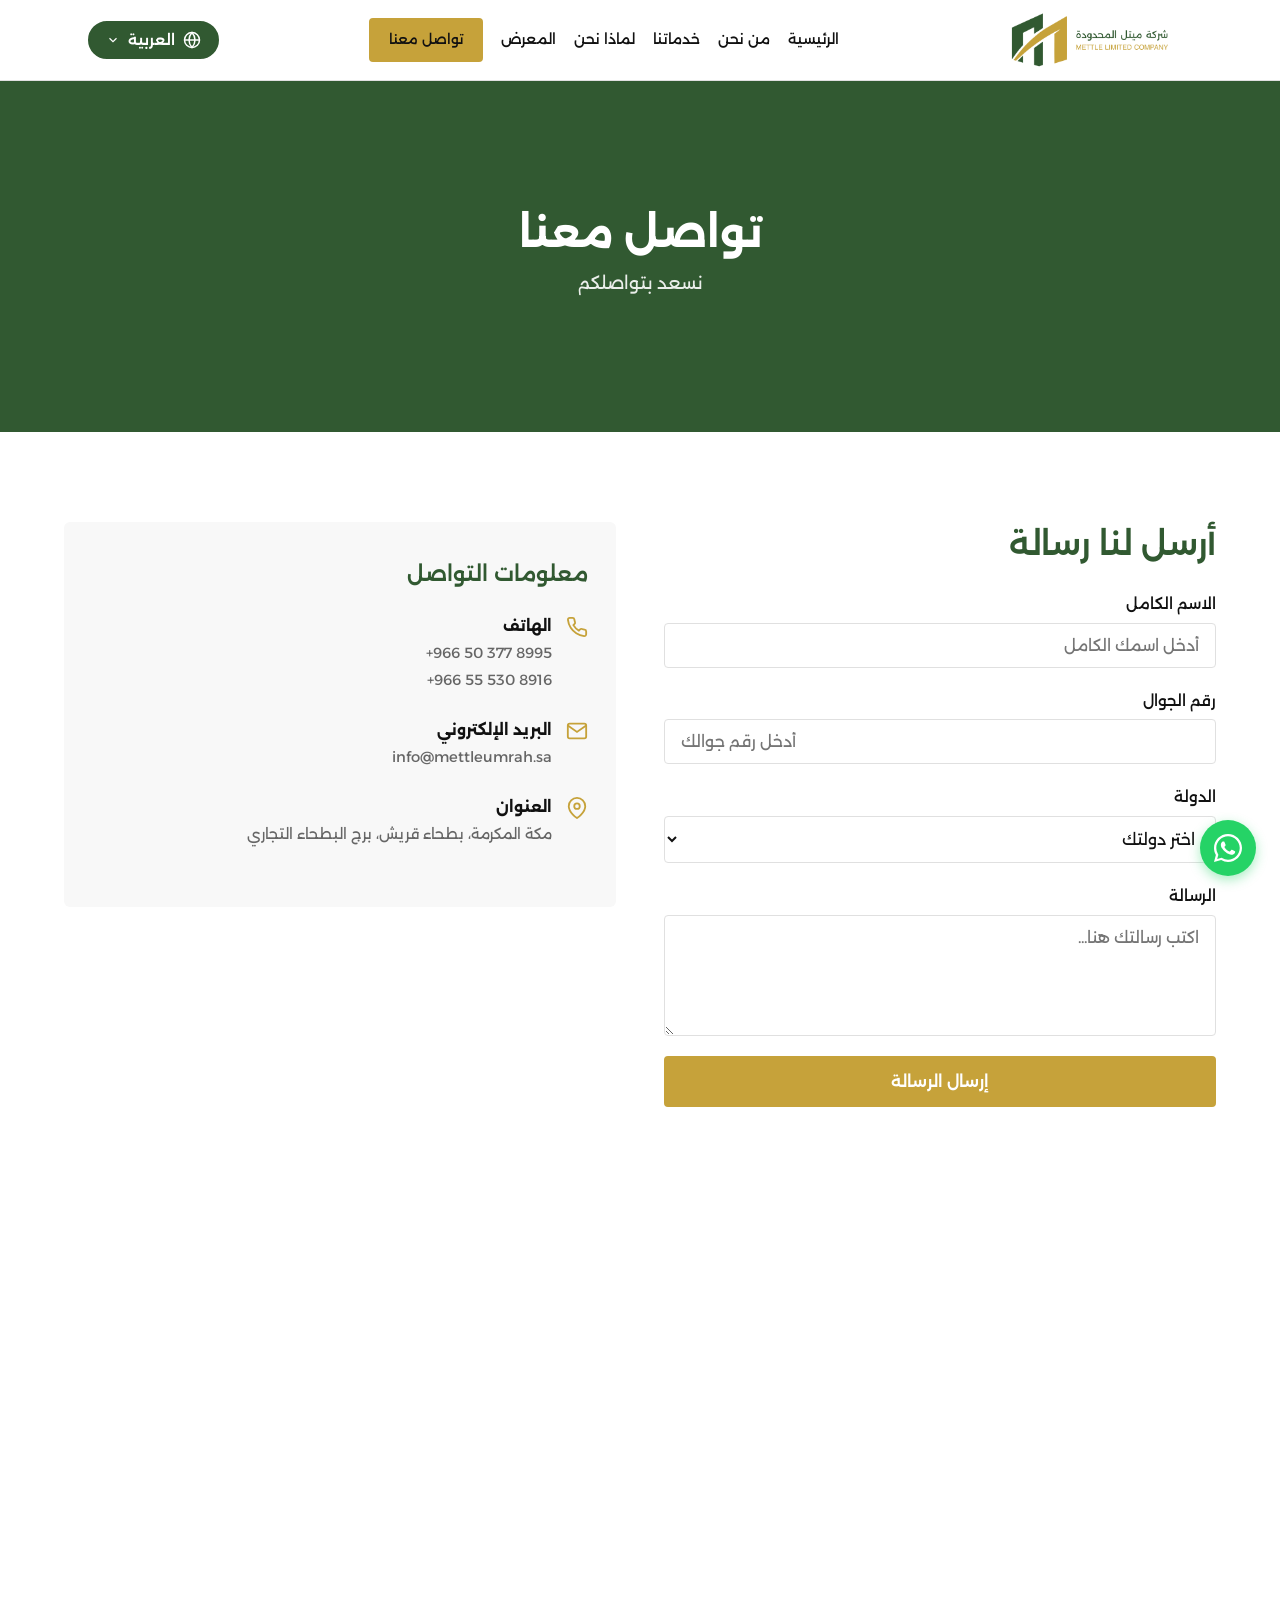
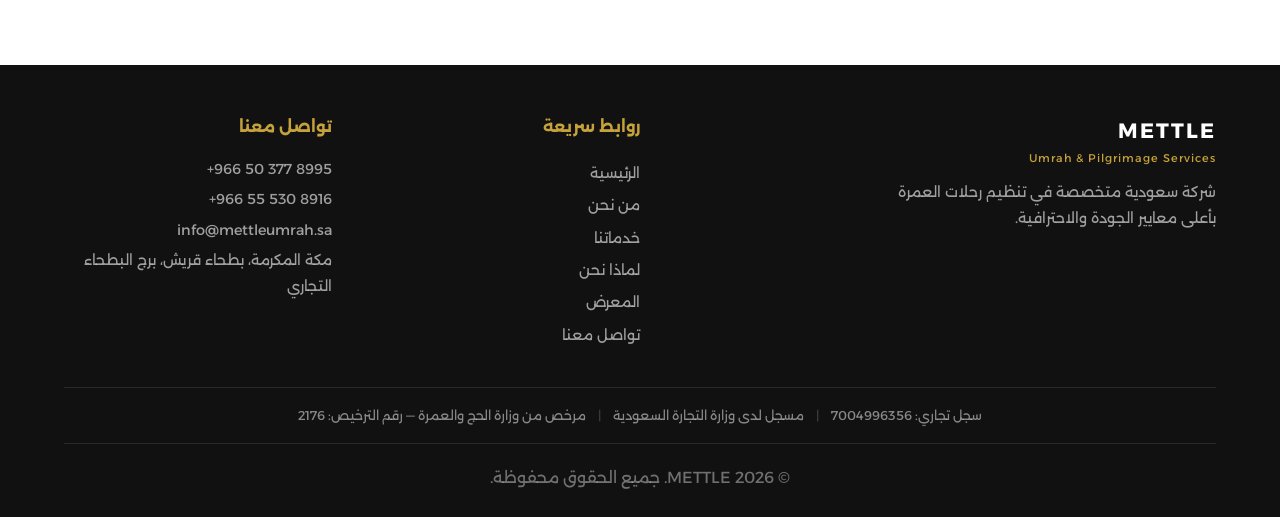
<file: contact.html>
<!DOCTYPE html>
<html lang="ar" dir="rtl">
<head>
  <meta charset="UTF-8">
  <meta name="viewport" content="width=device-width, initial-scale=1.0">
  <meta name="description" content="تواصل مع METTLE لخدمات العمرة - نسعد بتواصلكم واستفساراتكم.">
  <title>تواصل معنا | METTLE</title>
  <link rel="canonical" href="https://mettleumrah.sa/contact.html">
  <link rel="stylesheet" href="css/style.css">
</head>
<body dir="rtl" class="lang-ar">

  <!-- ══════ NAVBAR ══════ -->
  <nav class="navbar">
    <div class="container">
      <a href="index.html" class="navbar-logo">
        <img src="images/logo.png" alt="METTLE Logo" onerror="this.classList.add('logo-hidden')">
      </a>
      <div class="nav-links">
        <a href="index.html" data-page="index.html" data-i18n="navHome">الرئيسية</a>
        <a href="about.html" data-page="about.html" data-i18n="navAbout">من نحن</a>
        <a href="services.html" data-page="services.html" data-i18n="navServices">خدماتنا</a>
        <a href="why-us.html" data-page="why-us.html" data-i18n="navWhyUs">لماذا نحن</a>
        <a href="gallery.html" data-page="gallery.html" data-i18n="navGallery">المعرض</a>
        <a href="contact.html" class="btn btn-gold nav-cta" data-page="contact.html" data-i18n="navCta">تواصل معنا</a>
      </div>
      <div class="nav-actions">
        <div class="lang-selector">
          <button class="lang-btn">
            <svg viewBox="0 0 24 24" fill="none" stroke="currentColor" stroke-width="2"><circle cx="12" cy="12" r="10"/><path d="M2 12h20M12 2a15.3 15.3 0 0 1 4 10 15.3 15.3 0 0 1-4 10 15.3 15.3 0 0 1-4-10 15.3 15.3 0 0 1 4-10z"/></svg>
            <span class="lang-btn-text">العربية</span>
            <svg class="lang-arrow" viewBox="0 0 24 24" fill="none" stroke="currentColor" stroke-width="2"><polyline points="6 9 12 15 18 9"/></svg>
          </button>
          <div class="lang-dropdown">
            <a href="#" data-lang="ar">العربية</a>
            <a href="#" data-lang="en">English</a>
            <a href="#" data-lang="ur">اردو</a>
            <a href="#" data-lang="id">Bahasa Indonesia</a>
            <a href="#" data-lang="tr">Türkçe</a>
            <a href="#" data-lang="fr">Français</a>
            <a href="#" data-lang="hi">हिन्दी</a>
          </div>
        </div>
        <button class="hamburger" aria-label="Menu">
          <span></span><span></span><span></span>
        </button>
      </div>
    </div>
  </nav>

  <!-- ══════ PAGE HERO ══════ -->
  <section class="page-hero">
    <div class="page-hero-bg" style="background-color: var(--green);"></div>
    <div class="page-hero-content">
      <h1 data-i18n="contactPageTitle">تواصل معنا</h1>
      <p data-i18n="contactPageSubtitle">نسعد بتواصلكم</p>
    </div>
  </section>

  <!-- ══════ CONTACT CONTENT ══════ -->
  <section class="section">
    <div class="container">
      <div class="contact-wrapper">
        <!-- Form -->
        <div>
          <h2 style="color: var(--green); margin-bottom: 24px;" data-i18n="contactFormTitle">أرسل لنا رسالة</h2>
          <form id="contactForm" class="contact-form">
            <div class="form-group">
              <label for="name" data-i18n="formName">الاسم الكامل</label>
              <input type="text" id="name" name="name" required data-i18n-placeholder="formNamePlaceholder" placeholder="أدخل اسمك الكامل">
            </div>
            <div class="form-group">
              <label for="phone" data-i18n="formPhone">رقم الجوال</label>
              <input type="tel" id="phone" name="phone" required data-i18n-placeholder="formPhonePlaceholder" placeholder="أدخل رقم جوالك">
            </div>
            <div class="form-group">
              <label for="country" data-i18n="formCountry">الدولة</label>
              <select id="country" name="country" required>
                <option value="" data-i18n="formCountryPlaceholder">اختر دولتك</option>
                <option value="SA">السعودية / Saudi Arabia</option>
                <option value="AE">الإمارات / UAE</option>
                <option value="KW">الكويت / Kuwait</option>
                <option value="BH">البحرين / Bahrain</option>
                <option value="QA">قطر / Qatar</option>
                <option value="OM">عمان / Oman</option>
                <option value="EG">مصر / Egypt</option>
                <option value="JO">الأردن / Jordan</option>
                <option value="IQ">العراق / Iraq</option>
                <option value="SY">سوريا / Syria</option>
                <option value="LB">لبنان / Lebanon</option>
                <option value="PS">فلسطين / Palestine</option>
                <option value="YE">اليمن / Yemen</option>
                <option value="LY">ليبيا / Libya</option>
                <option value="TN">تونس / Tunisia</option>
                <option value="DZ">الجزائر / Algeria</option>
                <option value="MA">المغرب / Morocco</option>
                <option value="SD">السودان / Sudan</option>
                <option value="PK">باكستان / Pakistan</option>
                <option value="IN">الهند / India</option>
                <option value="BD">بنغلاديش / Bangladesh</option>
                <option value="ID">إندونيسيا / Indonesia</option>
                <option value="MY">ماليزيا / Malaysia</option>
                <option value="TR">تركيا / Turkey</option>
                <option value="GB">بريطانيا / United Kingdom</option>
                <option value="US">أمريكا / United States</option>
                <option value="CA">كندا / Canada</option>
                <option value="AU">أستراليا / Australia</option>
                <option value="DE">ألمانيا / Germany</option>
                <option value="FR">فرنسا / France</option>
                <option value="NG">نيجيريا / Nigeria</option>
                <option value="ZA">جنوب أفريقيا / South Africa</option>
                <option value="OTHER">أخرى / Other</option>
              </select>
            </div>
            <div class="form-group">
              <label for="message" data-i18n="formMessage">الرسالة</label>
              <textarea id="message" name="message" rows="5" required data-i18n-placeholder="formMessagePlaceholder" placeholder="اكتب رسالتك هنا..."></textarea>
            </div>
            <button type="submit" class="btn btn-gold" data-i18n="formSubmit">إرسال الرسالة</button>
          </form>
        </div>

        <!-- Contact Info -->
        <div class="contact-info">
          <h3 data-i18n="contactInfoTitle">معلومات التواصل</h3>

          <div class="contact-info-item">
            <svg viewBox="0 0 24 24" fill="none" stroke="currentColor" stroke-width="2"><path d="M22 16.92v3a2 2 0 0 1-2.18 2 19.79 19.79 0 0 1-8.63-3.07 19.5 19.5 0 0 1-6-6 19.79 19.79 0 0 1-3.07-8.67A2 2 0 0 1 4.11 2h3a2 2 0 0 1 2 1.72 12.84 12.84 0 0 0 .7 2.81 2 2 0 0 1-.45 2.11L8.09 9.91a16 16 0 0 0 6 6l1.27-1.27a2 2 0 0 1 2.11-.45 12.84 12.84 0 0 0 2.81.7A2 2 0 0 1 22 16.92z"/></svg>
            <div>
              <strong data-i18n="contactPhoneLabel">الهاتف</strong>
              <a href="tel:+966503778995" dir="ltr">+966 50 377 8995</a>
              <a href="tel:+966555308916" dir="ltr">+966 55 530 8916</a>
            </div>
          </div>

          <div class="contact-info-item">
            <svg viewBox="0 0 24 24" fill="none" stroke="currentColor" stroke-width="2"><path d="M4 4h16c1.1 0 2 .9 2 2v12c0 1.1-.9 2-2 2H4c-1.1 0-2-.9-2-2V6c0-1.1.9-2 2-2z"/><polyline points="22,6 12,13 2,6"/></svg>
            <div>
              <strong data-i18n="contactEmailLabel">البريد الإلكتروني</strong>
              <a href="mailto:info@mettleumrah.sa">info@mettleumrah.sa</a>
            </div>
          </div>

          <div class="contact-info-item">
            <svg viewBox="0 0 24 24" fill="none" stroke="currentColor" stroke-width="2"><path d="M21 10c0 7-9 13-9 13s-9-6-9-13a9 9 0 0 1 18 0z"/><circle cx="12" cy="10" r="3"/></svg>
            <div>
              <strong data-i18n="contactAddressLabel">العنوان</strong>
              <span data-i18n="footerAddress">مكة المكرمة، بطحاء قريش، برج البطحاء التجاري</span>
            </div>
          </div>
        </div>
      </div>

      <!-- Map -->
      <div class="contact-map">
        <iframe
          src="https://www.google.com/maps/embed?pb=!1m18!1m12!1m3!1d3714.7468076583164!2d39.82616!3d21.42274!2m3!1f0!2f0!3f0!3m2!1i1024!2i768!4f13.1!3m3!1m2!1s0x15c21b4ced818775%3A0x98ab2469cf70c9ce!2sMasjid%20al-Haram!5e0!3m2!1sen!2ssa!4v1609459200000!5m2!1sen!2ssa"
          allowfullscreen=""
          loading="lazy"
          referrerpolicy="no-referrer-when-downgrade"
          title="METTLE Location">
        </iframe>
      </div>
    </div>
  </section>

  <!-- ══════ FOOTER ══════ -->
  <footer class="footer">
    <div class="container">
      <div class="footer-grid">
        <div class="footer-brand">
          <span class="logo-main">METTLE</span>
          <span class="logo-sub">Umrah &amp; Pilgrimage Services</span>
          <p data-i18n="footerDesc">شركة سعودية متخصصة في تنظيم رحلات العمرة بأعلى معايير الجودة والاحترافية.</p>
        </div>
        <div class="footer-links">
          <h4 data-i18n="footerLinksTitle">روابط سريعة</h4>
          <a href="index.html" data-i18n="navHome">الرئيسية</a>
          <a href="about.html" data-i18n="navAbout">من نحن</a>
          <a href="services.html" data-i18n="navServices">خدماتنا</a>
          <a href="why-us.html" data-i18n="navWhyUs">لماذا نحن</a>
          <a href="gallery.html" data-i18n="navGallery">المعرض</a>
          <a href="contact.html" data-i18n="navContact">تواصل معنا</a>
        </div>
        <div class="footer-contact">
          <h4 data-i18n="footerContactTitle">تواصل معنا</h4>
          <a href="tel:+966503778995" dir="ltr">+966 50 377 8995</a>
          <a href="tel:+966555308916" dir="ltr">+966 55 530 8916</a>
          <a href="mailto:info@mettleumrah.sa" data-i18n="footerEmail">info@mettleumrah.sa</a>
          <p data-i18n="footerAddress">مكة المكرمة، بطحاء قريش، برج البطحاء التجاري</p>
        </div>
      </div>
      <div class="footer-registration">
        <p data-i18n="footerCR">سجل تجاري: 7004996356</p>
        <span class="footer-reg-sep">|</span>
        <p data-i18n="footerMOC">مسجل لدى وزارة التجارة السعودية</p>
        <span class="footer-reg-sep">|</span>
        <p data-i18n="footerMOH">مرخص من وزارة الحج والعمرة</p>
      </div>
      <div class="footer-bottom">
        <p>&copy; 2026 METTLE. <span data-i18n="footerRights">جميع الحقوق محفوظة</span>.</p>
      </div>
    </div>
  </footer>

  <!-- WhatsApp Float Button -->
  <a href="https://wa.me/966555308916" target="_blank" rel="noopener" class="whatsapp-float" aria-label="WhatsApp">
    <svg viewBox="0 0 32 32" fill="#fff"><path d="M16.004 0C7.165 0 .003 7.161.003 15.999c0 2.819.736 5.571 2.137 7.998L.01 32l8.186-2.147A15.94 15.94 0 0 0 16.004 32C24.838 32 32 24.838 32 15.999 32 7.161 24.838 0 16.004 0Zm0 29.39a13.36 13.36 0 0 1-6.808-1.864l-.488-.29-5.065 1.329 1.353-4.942-.318-.505A13.34 13.34 0 0 1 2.612 16C2.612 8.598 8.6 2.61 16.004 2.61c7.4 0 13.39 5.988 13.39 13.39 0 7.405-5.99 13.39-13.39 13.39Zm7.337-10.025c-.402-.201-2.378-1.174-2.746-1.308-.369-.134-.637-.201-.905.201-.268.402-1.04 1.308-1.275 1.576-.234.268-.469.302-.871.1-.402-.2-1.697-.625-3.233-1.993-1.195-1.065-2-2.38-2.235-2.782-.234-.402-.025-.62.176-.82.18-.18.402-.469.603-.703.201-.235.268-.402.402-.67.134-.268.067-.502-.033-.703-.1-.201-.905-2.18-1.24-2.986-.326-.784-.659-.678-.905-.69l-.771-.013c-.268 0-.703.1-1.072.502-.368.402-1.407 1.375-1.407 3.354 0 1.98 1.44 3.892 1.642 4.16.2.268 2.835 4.328 6.871 6.069.96.415 1.71.662 2.294.848.964.306 1.841.263 2.535.16.773-.116 2.378-.972 2.714-1.91.335-.94.335-1.745.234-1.911-.1-.168-.368-.268-.77-.47Z"/></svg>
  </a>

  <script src="js/translations.js"></script>
  <script src="js/main.js"></script>
</body>
</html>
</file>
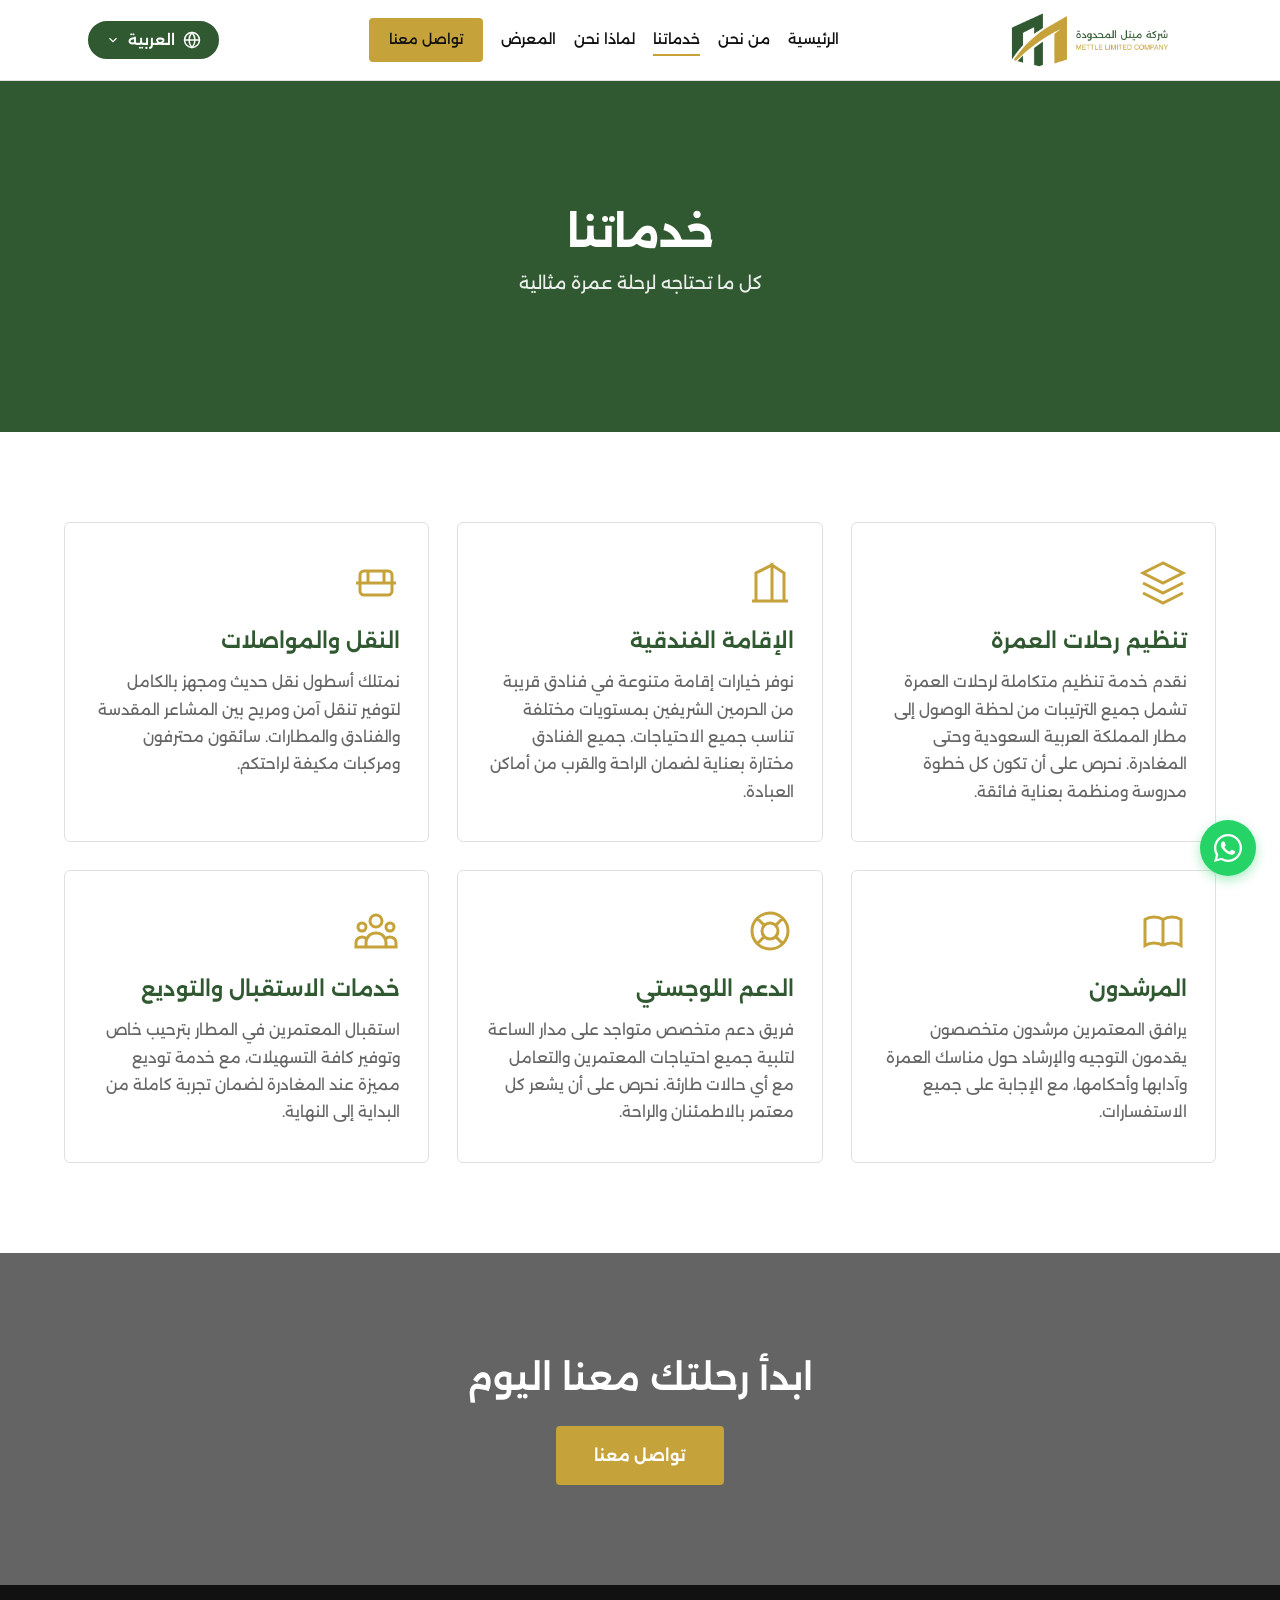
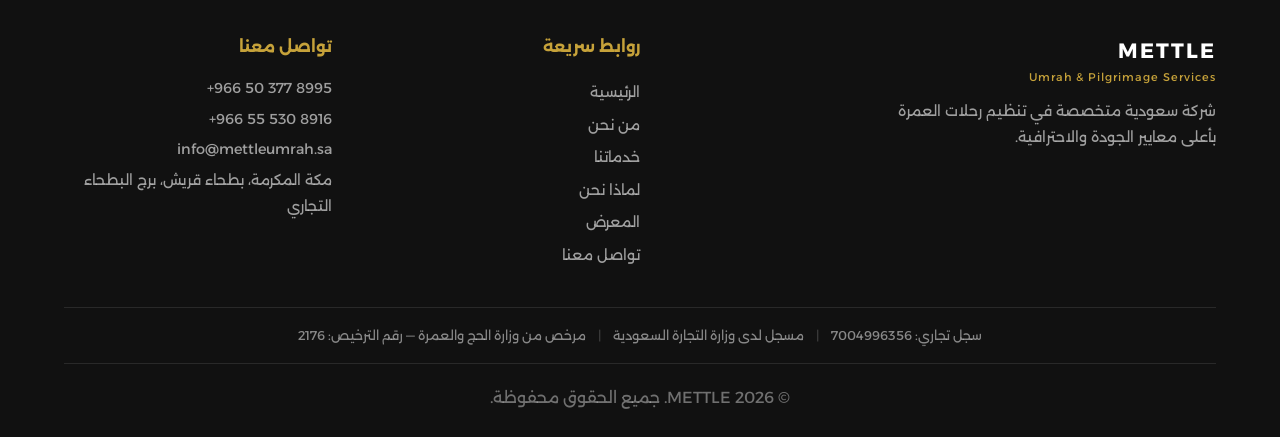
<file: services.html>
<!DOCTYPE html>
<html lang="ar" dir="rtl">
<head>
  <meta charset="UTF-8">
  <meta name="viewport" content="width=device-width, initial-scale=1.0">
  <meta name="description" content="خدمات METTLE الشاملة للعمرة - تنظيم الرحلات، الإقامة، النقل، الإرشاد، والدعم اللوجستي.">
  <title>خدماتنا | METTLE</title>
  <link rel="canonical" href="https://mettleumrah.sa/services.html">
  <link rel="stylesheet" href="css/style.css">
</head>
<body dir="rtl" class="lang-ar">

  <!-- ══════ NAVBAR ══════ -->
  <nav class="navbar">
    <div class="container">
      <a href="index.html" class="navbar-logo">
        <img src="images/logo.png" alt="METTLE Logo" onerror="this.classList.add('logo-hidden')">
      </a>
      <div class="nav-links">
        <a href="index.html" data-page="index.html" data-i18n="navHome">الرئيسية</a>
        <a href="about.html" data-page="about.html" data-i18n="navAbout">من نحن</a>
        <a href="services.html" data-page="services.html" data-i18n="navServices">خدماتنا</a>
        <a href="why-us.html" data-page="why-us.html" data-i18n="navWhyUs">لماذا نحن</a>
        <a href="gallery.html" data-page="gallery.html" data-i18n="navGallery">المعرض</a>
        <a href="contact.html" class="btn btn-gold nav-cta" data-page="contact.html" data-i18n="navCta">تواصل معنا</a>
      </div>
      <div class="nav-actions">
        <div class="lang-selector">
          <button class="lang-btn">
            <svg viewBox="0 0 24 24" fill="none" stroke="currentColor" stroke-width="2"><circle cx="12" cy="12" r="10"/><path d="M2 12h20M12 2a15.3 15.3 0 0 1 4 10 15.3 15.3 0 0 1-4 10 15.3 15.3 0 0 1-4-10 15.3 15.3 0 0 1 4-10z"/></svg>
            <span class="lang-btn-text">العربية</span>
            <svg class="lang-arrow" viewBox="0 0 24 24" fill="none" stroke="currentColor" stroke-width="2"><polyline points="6 9 12 15 18 9"/></svg>
          </button>
          <div class="lang-dropdown">
            <a href="#" data-lang="ar">العربية</a>
            <a href="#" data-lang="en">English</a>
            <a href="#" data-lang="ur">اردو</a>
            <a href="#" data-lang="id">Bahasa Indonesia</a>
            <a href="#" data-lang="tr">Türkçe</a>
            <a href="#" data-lang="fr">Français</a>
            <a href="#" data-lang="hi">हिन्दी</a>
          </div>
        </div>
        <button class="hamburger" aria-label="Menu">
          <span></span><span></span><span></span>
        </button>
      </div>
    </div>
  </nav>

  <!-- ══════ PAGE HERO ══════ -->
  <section class="page-hero">
    <div class="page-hero-bg" style="background-color: var(--green);"></div>
    <div class="page-hero-content">
      <h1 data-i18n="servicesPageTitle">خدماتنا</h1>
      <p data-i18n="servicesPageSubtitle">كل ما تحتاجه لرحلة عمرة مثالية</p>
    </div>
  </section>

  <!-- ══════ SERVICES CONTENT ══════ -->
  <section class="section">
    <div class="container">
      <div class="services-page-grid">
        <!-- Service 1 -->
        <div class="service-page-card">
          <div class="service-page-icon">
            <svg viewBox="0 0 24 24" fill="none" stroke="currentColor" stroke-width="1.5"><path d="M12 2L2 7l10 5 10-5-10-5zM2 17l10 5 10-5M2 12l10 5 10-5"/></svg>
          </div>
          <h3 data-i18n="svcPage1Title">تنظيم رحلات العمرة</h3>
          <p data-i18n="svcPage1Text">نقدم خدمة تنظيم متكاملة لرحلات العمرة تشمل جميع الترتيبات من لحظة الوصول إلى مطار المملكة العربية السعودية وحتى المغادرة. نحرص على أن تكون كل خطوة مدروسة ومنظمة بعناية فائقة.</p>
        </div>
        <!-- Service 2 -->
        <div class="service-page-card">
          <div class="service-page-icon">
            <svg viewBox="0 0 24 24" fill="none" stroke="currentColor" stroke-width="1.5"><path d="M3 21h18M5 21V7l8-4v18M13 21V3l6 4v14M9 9h.01M9 13h.01M9 17h.01M17 9h.01M17 13h.01M17 17h.01"/></svg>
          </div>
          <h3 data-i18n="svcPage2Title">الإقامة الفندقية</h3>
          <p data-i18n="svcPage2Text">نوفر خيارات إقامة متنوعة في فنادق قريبة من الحرمين الشريفين بمستويات مختلفة تناسب جميع الاحتياجات. جميع الفنادق مختارة بعناية لضمان الراحة والقرب من أماكن العبادة.</p>
        </div>
        <!-- Service 3 -->
        <div class="service-page-card">
          <div class="service-page-icon">
            <svg viewBox="0 0 24 24" fill="none" stroke="currentColor" stroke-width="1.5"><path d="M8 6v6M16 6v6M2 12h20M6 18h12a2 2 0 0 0 2-2V8a2 2 0 0 0-2-2H6a2 2 0 0 0-2 2v8a2 2 0 0 0 2 2z"/></svg>
          </div>
          <h3 data-i18n="svcPage3Title">النقل والمواصلات</h3>
          <p data-i18n="svcPage3Text">نمتلك أسطول نقل حديث ومجهز بالكامل لتوفير تنقل آمن ومريح بين المشاعر المقدسة والفنادق والمطارات. سائقون محترفون ومركبات مكيفة لراحتكم.</p>
        </div>
        <!-- Service 4 -->
        <div class="service-page-card">
          <div class="service-page-icon">
            <svg viewBox="0 0 24 24" fill="none" stroke="currentColor" stroke-width="1.5"><path d="M12 6.253v13m0-13C10.832 5.477 9.246 5 7.5 5S4.168 5.477 3 6.253v13C4.168 18.477 5.754 18 7.5 18s3.332.477 4.5 1.253m0-13C13.168 5.477 14.754 5 16.5 5c1.747 0 3.332.477 4.5 1.253v13C19.832 18.477 18.247 18 16.5 18c-1.746 0-3.332.477-4.5 1.253"/></svg>
          </div>
          <h3 data-i18n="svcPage4Title">المرشدون</h3>
          <p data-i18n="svcPage4Text">يرافق المعتمرين مرشدون متخصصون يقدمون التوجيه والإرشاد حول مناسك العمرة وآدابها وأحكامها، مع الإجابة على جميع الاستفسارات.</p>
        </div>
        <!-- Service 5 -->
        <div class="service-page-card">
          <div class="service-page-icon">
            <svg viewBox="0 0 24 24" fill="none" stroke="currentColor" stroke-width="1.5"><path d="M18.364 5.636l-3.536 3.536m0 5.656l3.536 3.536M9.172 9.172L5.636 5.636m3.536 9.192l-3.536 3.536M21 12a9 9 0 1 1-18 0 9 9 0 0 1 18 0zm-5 0a4 4 0 1 1-8 0 4 4 0 0 1 8 0z"/></svg>
          </div>
          <h3 data-i18n="svcPage5Title">الدعم اللوجستي</h3>
          <p data-i18n="svcPage5Text">فريق دعم متخصص متواجد على مدار الساعة لتلبية جميع احتياجات المعتمرين والتعامل مع أي حالات طارئة. نحرص على أن يشعر كل معتمر بالاطمئنان والراحة.</p>
        </div>
        <!-- Service 6 -->
        <div class="service-page-card">
          <div class="service-page-icon">
            <svg viewBox="0 0 24 24" fill="none" stroke="currentColor" stroke-width="1.5"><path d="M17 20h5v-2a3 3 0 0 0-5.356-1.857M17 20H7m10 0v-2c0-.656-.126-1.283-.356-1.857M7 20H2v-2a3 3 0 0 1 5.356-1.857M7 20v-2c0-.656.126-1.283.356-1.857m0 0a5.002 5.002 0 0 1 9.288 0M15 7a3 3 0 1 1-6 0 3 3 0 0 1 6 0zm6 3a2 2 0 1 1-4 0 2 2 0 0 1 4 0zM7 10a2 2 0 1 1-4 0 2 2 0 0 1 4 0z"/></svg>
          </div>
          <h3 data-i18n="svcPage6Title">خدمات الاستقبال والتوديع</h3>
          <p data-i18n="svcPage6Text">استقبال المعتمرين في المطار بترحيب خاص وتوفير كافة التسهيلات، مع خدمة توديع مميزة عند المغادرة لضمان تجربة كاملة من البداية إلى النهاية.</p>
        </div>
      </div>
    </div>
  </section>

  <!-- ══════ CTA ══════ -->
  <section class="cta-section">
    <div class="cta-bg" style="background-image: url('https://images.unsplash.com/photo-1580418827493-f2b22c0a76cb?w=1920&q=80');"></div>
    <div class="container cta-content">
      <h2 data-i18n="ctaTitle">ابدأ رحلتك معنا اليوم</h2>
      <a href="contact.html" class="btn btn-gold" data-i18n="ctaBtn">تواصل معنا</a>
    </div>
  </section>

  <!-- ══════ FOOTER ══════ -->
  <footer class="footer">
    <div class="container">
      <div class="footer-grid">
        <div class="footer-brand">
          <span class="logo-main">METTLE</span>
          <span class="logo-sub">Umrah &amp; Pilgrimage Services</span>
          <p data-i18n="footerDesc">شركة سعودية متخصصة في تنظيم رحلات العمرة بأعلى معايير الجودة والاحترافية.</p>
        </div>
        <div class="footer-links">
          <h4 data-i18n="footerLinksTitle">روابط سريعة</h4>
          <a href="index.html" data-i18n="navHome">الرئيسية</a>
          <a href="about.html" data-i18n="navAbout">من نحن</a>
          <a href="services.html" data-i18n="navServices">خدماتنا</a>
          <a href="why-us.html" data-i18n="navWhyUs">لماذا نحن</a>
          <a href="gallery.html" data-i18n="navGallery">المعرض</a>
          <a href="contact.html" data-i18n="navContact">تواصل معنا</a>
        </div>
        <div class="footer-contact">
          <h4 data-i18n="footerContactTitle">تواصل معنا</h4>
          <a href="tel:+966503778995" dir="ltr">+966 50 377 8995</a>
          <a href="tel:+966555308916" dir="ltr">+966 55 530 8916</a>
          <a href="mailto:info@mettleumrah.sa" data-i18n="footerEmail">info@mettleumrah.sa</a>
          <p data-i18n="footerAddress">مكة المكرمة، بطحاء قريش، برج البطحاء التجاري</p>
        </div>
      </div>
      <div class="footer-registration">
        <p data-i18n="footerCR">سجل تجاري: 7004996356</p>
        <span class="footer-reg-sep">|</span>
        <p data-i18n="footerMOC">مسجل لدى وزارة التجارة السعودية</p>
        <span class="footer-reg-sep">|</span>
        <p data-i18n="footerMOH">مرخص من وزارة الحج والعمرة</p>
      </div>
      <div class="footer-bottom">
        <p>&copy; 2026 METTLE. <span data-i18n="footerRights">جميع الحقوق محفوظة</span>.</p>
      </div>
    </div>
  </footer>

  <!-- WhatsApp Float Button -->
  <a href="https://wa.me/966555308916" target="_blank" rel="noopener" class="whatsapp-float" aria-label="WhatsApp">
    <svg viewBox="0 0 32 32" fill="#fff"><path d="M16.004 0C7.165 0 .003 7.161.003 15.999c0 2.819.736 5.571 2.137 7.998L.01 32l8.186-2.147A15.94 15.94 0 0 0 16.004 32C24.838 32 32 24.838 32 15.999 32 7.161 24.838 0 16.004 0Zm0 29.39a13.36 13.36 0 0 1-6.808-1.864l-.488-.29-5.065 1.329 1.353-4.942-.318-.505A13.34 13.34 0 0 1 2.612 16C2.612 8.598 8.6 2.61 16.004 2.61c7.4 0 13.39 5.988 13.39 13.39 0 7.405-5.99 13.39-13.39 13.39Zm7.337-10.025c-.402-.201-2.378-1.174-2.746-1.308-.369-.134-.637-.201-.905.201-.268.402-1.04 1.308-1.275 1.576-.234.268-.469.302-.871.1-.402-.2-1.697-.625-3.233-1.993-1.195-1.065-2-2.38-2.235-2.782-.234-.402-.025-.62.176-.82.18-.18.402-.469.603-.703.201-.235.268-.402.402-.67.134-.268.067-.502-.033-.703-.1-.201-.905-2.18-1.24-2.986-.326-.784-.659-.678-.905-.69l-.771-.013c-.268 0-.703.1-1.072.502-.368.402-1.407 1.375-1.407 3.354 0 1.98 1.44 3.892 1.642 4.16.2.268 2.835 4.328 6.871 6.069.96.415 1.71.662 2.294.848.964.306 1.841.263 2.535.16.773-.116 2.378-.972 2.714-1.91.335-.94.335-1.745.234-1.911-.1-.168-.368-.268-.77-.47Z"/></svg>
  </a>

  <script src="js/translations.js"></script>
  <script src="js/main.js"></script>
</body>
</html>
</file>
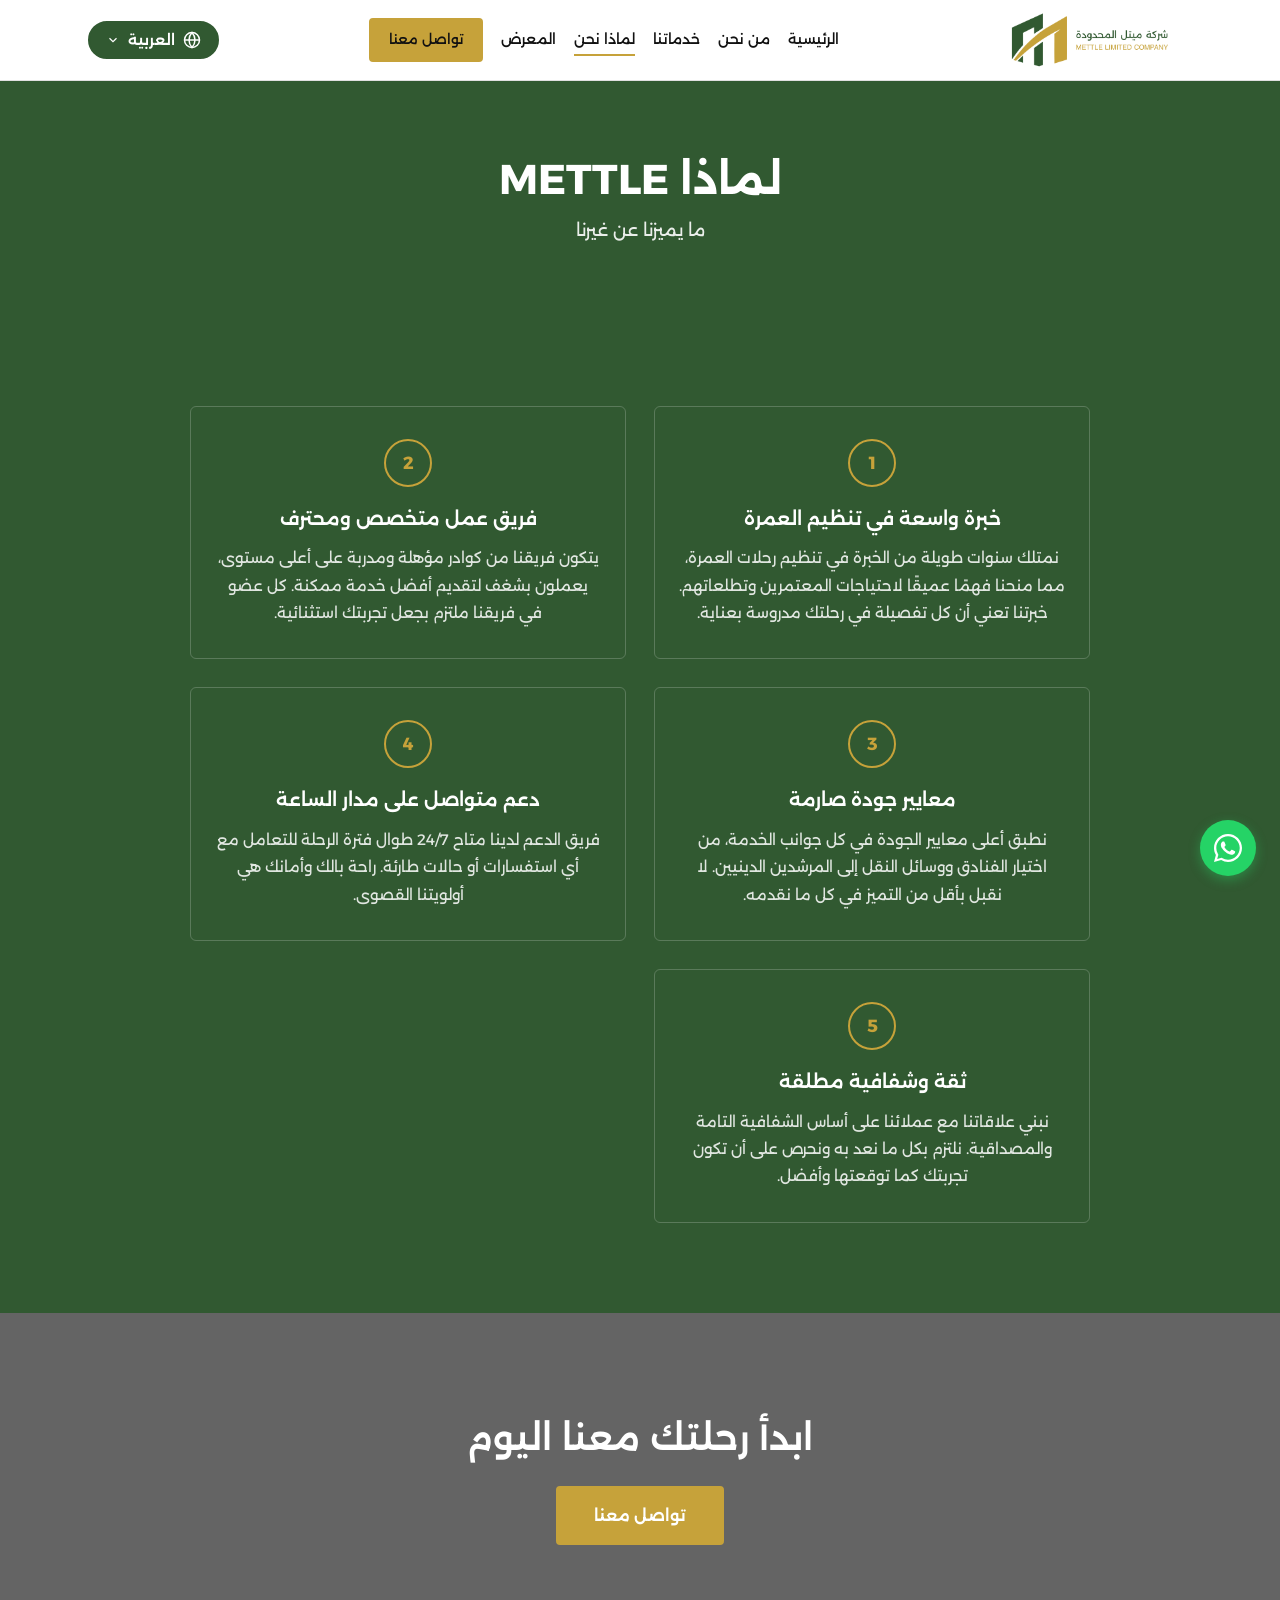
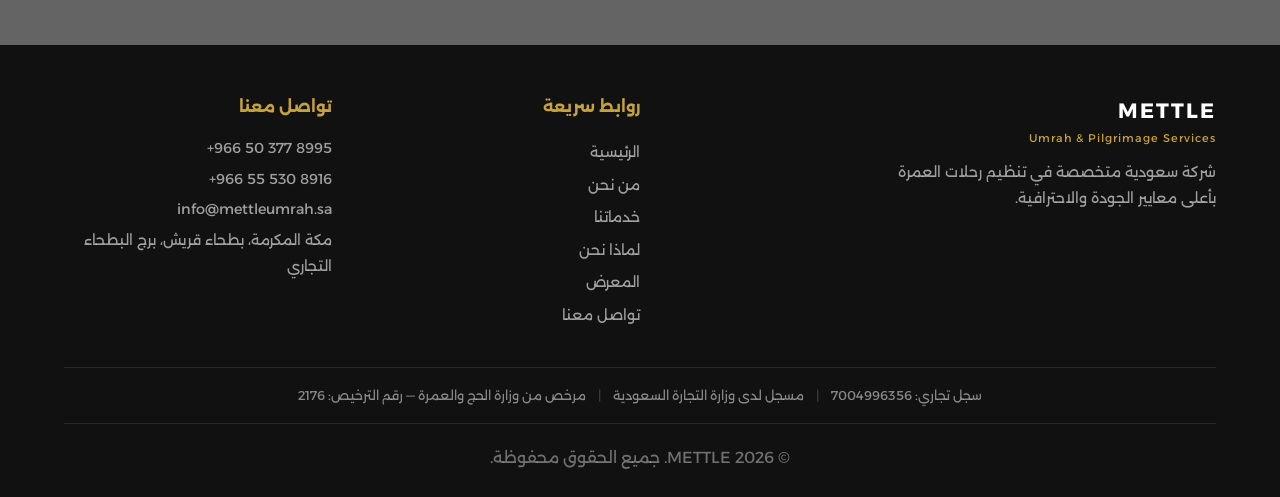
<file: why-us.html>
<!DOCTYPE html>
<html lang="ar" dir="rtl">
<head>
  <meta charset="UTF-8">
  <meta name="viewport" content="width=device-width, initial-scale=1.0">
  <meta name="description" content="لماذا تختار METTLE لخدمات العمرة - خبرة واسعة، فريق متخصص، معايير جودة صارمة.">
  <title>لماذا نحن | METTLE</title>
  <link rel="canonical" href="https://mettleumrah.sa/why-us.html">
  <link rel="stylesheet" href="css/style.css">
</head>
<body dir="rtl" class="lang-ar">

  <!-- ══════ NAVBAR ══════ -->
  <nav class="navbar">
    <div class="container">
      <a href="index.html" class="navbar-logo">
        <img src="images/logo.png" alt="METTLE Logo" onerror="this.classList.add('logo-hidden')">
      </a>
      <div class="nav-links">
        <a href="index.html" data-page="index.html" data-i18n="navHome">الرئيسية</a>
        <a href="about.html" data-page="about.html" data-i18n="navAbout">من نحن</a>
        <a href="services.html" data-page="services.html" data-i18n="navServices">خدماتنا</a>
        <a href="why-us.html" data-page="why-us.html" data-i18n="navWhyUs">لماذا نحن</a>
        <a href="gallery.html" data-page="gallery.html" data-i18n="navGallery">المعرض</a>
        <a href="contact.html" class="btn btn-gold nav-cta" data-page="contact.html" data-i18n="navCta">تواصل معنا</a>
      </div>
      <div class="nav-actions">
        <div class="lang-selector">
          <button class="lang-btn">
            <svg viewBox="0 0 24 24" fill="none" stroke="currentColor" stroke-width="2"><circle cx="12" cy="12" r="10"/><path d="M2 12h20M12 2a15.3 15.3 0 0 1 4 10 15.3 15.3 0 0 1-4 10 15.3 15.3 0 0 1-4-10 15.3 15.3 0 0 1 4-10z"/></svg>
            <span class="lang-btn-text">العربية</span>
            <svg class="lang-arrow" viewBox="0 0 24 24" fill="none" stroke="currentColor" stroke-width="2"><polyline points="6 9 12 15 18 9"/></svg>
          </button>
          <div class="lang-dropdown">
            <a href="#" data-lang="ar">العربية</a>
            <a href="#" data-lang="en">English</a>
            <a href="#" data-lang="ur">اردو</a>
            <a href="#" data-lang="id">Bahasa Indonesia</a>
            <a href="#" data-lang="tr">Türkçe</a>
            <a href="#" data-lang="fr">Français</a>
            <a href="#" data-lang="hi">हिन्दी</a>
          </div>
        </div>
        <button class="hamburger" aria-label="Menu">
          <span></span><span></span><span></span>
        </button>
      </div>
    </div>
  </nav>

  <!-- ══════ PAGE HERO (Green background, no image) ══════ -->
  <section class="page-hero" style="margin-top: 72px; height: auto; padding: 80px 0;">
    <div class="page-hero-bg" style="background-color: var(--green);"></div>
    <div class="page-hero-content">
      <h1 data-i18n="whyPageTitle">لماذا METTLE</h1>
      <p data-i18n="whyPageSubtitle">ما يميزنا عن غيرنا</p>
    </div>
  </section>

  <!-- ══════ WHY US CONTENT ══════ -->
  <section class="section why-us" style="padding-top: 80px;">
    <div class="container">
      <div class="why-page-grid">
        <div class="why-page-item">
          <div class="why-number">1</div>
          <h3 data-i18n="whyPage1Title">خبرة واسعة في تنظيم العمرة</h3>
          <p data-i18n="whyPage1Text">نمتلك سنوات طويلة من الخبرة في تنظيم رحلات العمرة، مما منحنا فهمًا عميقًا لاحتياجات المعتمرين وتطلعاتهم. خبرتنا تعني أن كل تفصيلة في رحلتك مدروسة بعناية.</p>
        </div>
        <div class="why-page-item">
          <div class="why-number">2</div>
          <h3 data-i18n="whyPage2Title">فريق عمل متخصص ومحترف</h3>
          <p data-i18n="whyPage2Text">يتكون فريقنا من كوادر مؤهلة ومدربة على أعلى مستوى، يعملون بشغف لتقديم أفضل خدمة ممكنة. كل عضو في فريقنا ملتزم بجعل تجربتك استثنائية.</p>
        </div>
        <div class="why-page-item">
          <div class="why-number">3</div>
          <h3 data-i18n="whyPage3Title">معايير جودة صارمة</h3>
          <p data-i18n="whyPage3Text">نطبق أعلى معايير الجودة في كل جوانب الخدمة، من اختيار الفنادق ووسائل النقل إلى المرشدين الدينيين. لا نقبل بأقل من التميز في كل ما نقدمه.</p>
        </div>
        <div class="why-page-item">
          <div class="why-number">4</div>
          <h3 data-i18n="whyPage4Title">دعم متواصل على مدار الساعة</h3>
          <p data-i18n="whyPage4Text">فريق الدعم لدينا متاح 24/7 طوال فترة الرحلة للتعامل مع أي استفسارات أو حالات طارئة. راحة بالك وأمانك هي أولويتنا القصوى.</p>
        </div>
        <div class="why-page-item">
          <div class="why-number">5</div>
          <h3 data-i18n="whyPage5Title">ثقة وشفافية مطلقة</h3>
          <p data-i18n="whyPage5Text">نبني علاقاتنا مع عملائنا على أساس الشفافية التامة والمصداقية. نلتزم بكل ما نعد به ونحرص على أن تكون تجربتك كما توقعتها وأفضل.</p>
        </div>
      </div>
    </div>
  </section>

  <!-- ══════ CTA ══════ -->
  <section class="cta-section">
    <div class="cta-bg" style="background-image: url('https://images.unsplash.com/photo-1580418827493-f2b22c0a76cb?w=1920&q=80');"></div>
    <div class="container cta-content">
      <h2 data-i18n="ctaTitle">ابدأ رحلتك معنا اليوم</h2>
      <a href="contact.html" class="btn btn-gold" data-i18n="ctaBtn">تواصل معنا</a>
    </div>
  </section>

  <!-- ══════ FOOTER ══════ -->
  <footer class="footer">
    <div class="container">
      <div class="footer-grid">
        <div class="footer-brand">
          <span class="logo-main">METTLE</span>
          <span class="logo-sub">Umrah &amp; Pilgrimage Services</span>
          <p data-i18n="footerDesc">شركة سعودية متخصصة في تنظيم رحلات العمرة بأعلى معايير الجودة والاحترافية.</p>
        </div>
        <div class="footer-links">
          <h4 data-i18n="footerLinksTitle">روابط سريعة</h4>
          <a href="index.html" data-i18n="navHome">الرئيسية</a>
          <a href="about.html" data-i18n="navAbout">من نحن</a>
          <a href="services.html" data-i18n="navServices">خدماتنا</a>
          <a href="why-us.html" data-i18n="navWhyUs">لماذا نحن</a>
          <a href="gallery.html" data-i18n="navGallery">المعرض</a>
          <a href="contact.html" data-i18n="navContact">تواصل معنا</a>
        </div>
        <div class="footer-contact">
          <h4 data-i18n="footerContactTitle">تواصل معنا</h4>
          <a href="tel:+966503778995" dir="ltr">+966 50 377 8995</a>
          <a href="tel:+966555308916" dir="ltr">+966 55 530 8916</a>
          <a href="mailto:info@mettleumrah.sa" data-i18n="footerEmail">info@mettleumrah.sa</a>
          <p data-i18n="footerAddress">مكة المكرمة، بطحاء قريش، برج البطحاء التجاري</p>
        </div>
      </div>
      <div class="footer-registration">
        <p data-i18n="footerCR">سجل تجاري: 7004996356</p>
        <span class="footer-reg-sep">|</span>
        <p data-i18n="footerMOC">مسجل لدى وزارة التجارة السعودية</p>
        <span class="footer-reg-sep">|</span>
        <p data-i18n="footerMOH">مرخص من وزارة الحج والعمرة</p>
      </div>
      <div class="footer-bottom">
        <p>&copy; 2026 METTLE. <span data-i18n="footerRights">جميع الحقوق محفوظة</span>.</p>
      </div>
    </div>
  </footer>

  <!-- WhatsApp Float Button -->
  <a href="https://wa.me/966555308916" target="_blank" rel="noopener" class="whatsapp-float" aria-label="WhatsApp">
    <svg viewBox="0 0 32 32" fill="#fff"><path d="M16.004 0C7.165 0 .003 7.161.003 15.999c0 2.819.736 5.571 2.137 7.998L.01 32l8.186-2.147A15.94 15.94 0 0 0 16.004 32C24.838 32 32 24.838 32 15.999 32 7.161 24.838 0 16.004 0Zm0 29.39a13.36 13.36 0 0 1-6.808-1.864l-.488-.29-5.065 1.329 1.353-4.942-.318-.505A13.34 13.34 0 0 1 2.612 16C2.612 8.598 8.6 2.61 16.004 2.61c7.4 0 13.39 5.988 13.39 13.39 0 7.405-5.99 13.39-13.39 13.39Zm7.337-10.025c-.402-.201-2.378-1.174-2.746-1.308-.369-.134-.637-.201-.905.201-.268.402-1.04 1.308-1.275 1.576-.234.268-.469.302-.871.1-.402-.2-1.697-.625-3.233-1.993-1.195-1.065-2-2.38-2.235-2.782-.234-.402-.025-.62.176-.82.18-.18.402-.469.603-.703.201-.235.268-.402.402-.67.134-.268.067-.502-.033-.703-.1-.201-.905-2.18-1.24-2.986-.326-.784-.659-.678-.905-.69l-.771-.013c-.268 0-.703.1-1.072.502-.368.402-1.407 1.375-1.407 3.354 0 1.98 1.44 3.892 1.642 4.16.2.268 2.835 4.328 6.871 6.069.96.415 1.71.662 2.294.848.964.306 1.841.263 2.535.16.773-.116 2.378-.972 2.714-1.91.335-.94.335-1.745.234-1.911-.1-.168-.368-.268-.77-.47Z"/></svg>
  </a>

  <script src="js/translations.js"></script>
  <script src="js/main.js"></script>
</body>
</html>
</file>
<file: css/style.css>
/* ══════════════════════════════════════════
   METTLE Umrah & Pilgrimage Services
   Corporate Website Stylesheet
   ══════════════════════════════════════════ */

/* ── Google Fonts ── */
@import url('https://fonts.googleapis.com/css2?family=Alexandria:wght@300;400;500;600;700&family=Noto+Nastaliq+Urdu:wght@400;500;600;700&display=swap');

/* ── CSS Variables ── */
:root {
  --green: #315931;
  --green-dark: #264826;
  --gold: #C6A23A;
  --gold-hover: #b8932e;
  --black: #111111;
  --white: #FFFFFF;
  --gray-light: #f8f8f8;
  --gray-mid: #e0e0e0;
  --gray-text: #666666;
  --font-ar: 'Alexandria', sans-serif;
  --font-en: 'Helvetica Neue', Helvetica, Arial, sans-serif;
  --transition: 0.3s ease;
}

/* ── Reset ── */
*,
*::before,
*::after {
  margin: 0;
  padding: 0;
  box-sizing: border-box;
}

html {
  scroll-behavior: smooth;
  font-size: 16px;
}

body {
  font-family: var(--font-ar);
  color: var(--black);
  background: var(--white);
  line-height: 1.7;
  overflow-x: hidden;
}

/* RTL Support */
body[dir="rtl"] {
  direction: rtl;
  text-align: right;
}

body[dir="ltr"] {
  direction: ltr;
  text-align: left;
}

/* ── Typography ── */
h1 {
  font-weight: 700;
  font-size: 2.8rem;
  line-height: 1.3;
}

h2 {
  font-weight: 600;
  font-size: 2rem;
  line-height: 1.4;
}

h3 {
  font-weight: 600;
  font-size: 1.3rem;
  line-height: 1.5;
}

p {
  font-weight: 400;
  font-size: 1rem;
  line-height: 1.8;
}

a {
  text-decoration: none;
  color: inherit;
  transition: color var(--transition);
}

ul {
  list-style: none;
}

img {
  max-width: 100%;
  height: auto;
  display: block;
}

/* When English or LTR language is active */
body.lang-en,
body.lang-id,
body.lang-tr,
body.lang-fr,
body.lang-hi {
  font-family: var(--font-en);
}

body.lang-en h1,
body.lang-en h2,
body.lang-en h3,
body.lang-id h1,
body.lang-id h2,
body.lang-id h3,
body.lang-tr h1,
body.lang-tr h2,
body.lang-tr h3,
body.lang-fr h1,
body.lang-fr h2,
body.lang-fr h3,
body.lang-hi h1,
body.lang-hi h2,
body.lang-hi h3 {
  font-family: var(--font-en);
}

/* Urdu font */
body.lang-ur {
  font-family: 'Noto Nastaliq Urdu', var(--font-ar);
}

body.lang-ur h1,
body.lang-ur h2,
body.lang-ur h3 {
  font-family: 'Noto Nastaliq Urdu', var(--font-ar);
}

/* ── Container ── */
.container {
  max-width: 1200px;
  margin: 0 auto;
  padding: 0 24px;
}

/* ── Buttons ── */
.btn {
  display: inline-block;
  padding: 14px 36px;
  font-size: 1rem;
  font-weight: 600;
  border-radius: 4px;
  cursor: pointer;
  transition: all var(--transition);
  border: 2px solid transparent;
  font-family: inherit;
}

.btn-gold {
  background: var(--gold);
  color: var(--white);
  border-color: var(--gold);
}

.btn-gold:hover {
  background: var(--gold-hover);
  border-color: var(--gold-hover);
}

.btn-outline {
  background: transparent;
  color: var(--white);
  border-color: var(--white);
}

.btn-outline:hover {
  background: var(--white);
  color: var(--green);
}

.btn-outline-dark {
  background: transparent;
  color: var(--green);
  border-color: var(--green);
}

.btn-outline-dark:hover {
  background: var(--green);
  color: var(--white);
}

/* ══════════════════════════════════════════
   NAVBAR
   ══════════════════════════════════════════ */
.navbar {
  position: fixed;
  top: 0;
  left: 0;
  right: 0;
  z-index: 1000;
  background: var(--white);
  border-bottom: 1px solid var(--gray-mid);
  transition: box-shadow var(--transition);
}

.navbar.scrolled {
  box-shadow: 0 2px 10px rgba(0, 0, 0, 0.08);
}

.navbar .container {
  display: flex;
  align-items: center;
  justify-content: space-between;
  height: 80px;
  padding: 0 48px;
  flex-wrap: nowrap;
}

.navbar-logo {
  display: flex;
  align-items: center;
  gap: 10px;
  font-weight: 700;
  font-size: 1.4rem;
  color: var(--green);
  flex-shrink: 0;
}

.navbar-logo img {
  height: 60px;
  width: auto;
}

.navbar-logo img.logo-hidden {
  display: none;
}

.navbar-logo .logo-text {
  display: flex;
  flex-direction: column;
  line-height: 1.2;
}

.navbar-logo .logo-main {
  font-size: 1.3rem;
  font-weight: 700;
  color: var(--green);
  letter-spacing: 2px;
}

.navbar-logo .logo-sub {
  font-size: 0.65rem;
  font-weight: 400;
  color: var(--gold);
  letter-spacing: 1px;
}

.nav-links {
  display: flex;
  align-items: center;
  gap: 18px;
}

.nav-links a {
  font-size: 0.88rem;
  font-weight: 500;
  color: var(--black);
  position: relative;
  padding: 4px 0;
  white-space: nowrap;
}

.nav-links a::after {
  content: '';
  position: absolute;
  bottom: 0;
  left: 0;
  right: 0;
  height: 2px;
  background: var(--gold);
  transform: scaleX(0);
  transition: transform var(--transition);
}

body[dir="rtl"] .nav-links a::after {
  transform-origin: right;
}

body[dir="ltr"] .nav-links a::after {
  transform-origin: left;
}

.nav-links a:hover::after,
.nav-links a.active::after {
  transform: scaleX(1);
}

.nav-cta {
  padding: 8px 18px !important;
  font-size: 0.85rem !important;
  white-space: nowrap;
}

/* Nav Actions (lang + hamburger always visible) */
.nav-actions {
  display: flex;
  align-items: center;
  gap: 12px;
  flex-shrink: 0;
}

/* Language Selector */
.lang-selector {
  position: relative;
}

.lang-btn {
  display: flex;
  align-items: center;
  gap: 8px;
  background: var(--green);
  border: 2px solid var(--green);
  padding: 8px 16px;
  border-radius: 24px;
  cursor: pointer;
  font-size: 0.9rem;
  font-weight: 600;
  color: var(--white);
  font-family: inherit;
  transition: all var(--transition);
}

.lang-btn:hover {
  background: var(--green-dark);
  border-color: var(--green-dark);
}

.lang-btn svg {
  width: 18px;
  height: 18px;
}

.lang-btn .lang-arrow {
  width: 14px;
  height: 14px;
}

.lang-dropdown {
  position: absolute;
  top: calc(100% + 8px);
  right: 0;
  background: var(--white);
  border: 1px solid var(--gray-mid);
  border-radius: 8px;
  min-width: 180px;
  opacity: 0;
  visibility: hidden;
  transform: translateY(-8px);
  transition: all var(--transition);
  z-index: 100;
  box-shadow: 0 4px 16px rgba(0, 0, 0, 0.12);
}

body[dir="rtl"] .lang-dropdown {
  right: auto;
  left: -10px;
}

.lang-dropdown.active {
  opacity: 1;
  visibility: visible;
  transform: translateY(0);
}

.lang-dropdown a {
  display: block;
  padding: 12px 18px;
  font-size: 0.95rem;
  color: var(--black);
  transition: background var(--transition);
}

.lang-dropdown a:first-child {
  border-radius: 8px 8px 0 0;
}

.lang-dropdown a:last-child {
  border-radius: 0 0 8px 8px;
}

.lang-dropdown a:hover {
  background: var(--gray-light);
}

.lang-dropdown a.active {
  color: var(--green);
  font-weight: 600;
  background: rgba(49, 89, 49, 0.06);
}

/* Hamburger */
.hamburger {
  display: none;
  flex-direction: column;
  gap: 5px;
  background: none;
  border: none;
  cursor: pointer;
  padding: 4px;
}

.hamburger span {
  width: 24px;
  height: 2px;
  background: var(--black);
  transition: all var(--transition);
}

.hamburger.active span:nth-child(1) {
  transform: rotate(45deg) translate(5px, 5px);
}

.hamburger.active span:nth-child(2) {
  opacity: 0;
}

.hamburger.active span:nth-child(3) {
  transform: rotate(-45deg) translate(5px, -5px);
}

/* ══════════════════════════════════════════
   HERO SECTION
   ══════════════════════════════════════════ */
.hero {
  position: relative;
  min-height: 100vh;
  display: flex;
  align-items: center;
  justify-content: center;
  text-align: center;
  color: var(--white);
  overflow: hidden;
}

.hero-bg {
  position: absolute;
  inset: 0;
  background-size: cover;
  background-position: center;
  background-repeat: no-repeat;
}

.hero-bg::after {
  content: '';
  position: absolute;
  inset: 0;
  background: var(--green);
  opacity: 0.25;
}

.hero-content {
  position: relative;
  z-index: 2;
  max-width: 700px;
  padding: 0 24px;
}

.hero-content h1 {
  margin-bottom: 20px;
  font-size: 3rem;
  text-shadow: 0 1px 3px rgba(0, 0, 0, 0.3);
}

.hero-content p {
  font-size: 1.15rem;
  margin-bottom: 36px;
  opacity: 0.95;
  line-height: 1.9;
}

.hero-buttons {
  display: flex;
  gap: 16px;
  justify-content: center;
  flex-wrap: wrap;
}

/* ══════════════════════════════════════════
   SECTION BASE
   ══════════════════════════════════════════ */
.section {
  padding: 90px 0;
}

.section-header {
  text-align: center;
  margin-bottom: 56px;
}

.section-header h2 {
  color: var(--green);
  margin-bottom: 12px;
}

.section-header p {
  color: var(--gray-text);
  max-width: 600px;
  margin: 0 auto;
}

.section-label {
  display: inline-block;
  font-size: 0.85rem;
  font-weight: 600;
  color: var(--gold);
  letter-spacing: 1px;
  margin-bottom: 8px;
  text-transform: uppercase;
}

/* ══════════════════════════════════════════
   ABOUT PREVIEW (Home)
   ══════════════════════════════════════════ */
.about-preview {
  display: grid;
  grid-template-columns: 1fr 1fr;
  gap: 60px;
  align-items: center;
}

.about-preview-text h2 {
  color: var(--green);
  margin-bottom: 16px;
}

.about-preview-text p {
  color: var(--gray-text);
  margin-bottom: 24px;
}

.about-preview-img {
  border-radius: 6px;
  overflow: hidden;
  aspect-ratio: 4/3;
}

.about-preview-img img {
  width: 100%;
  height: 100%;
  object-fit: cover;
}

body[dir="rtl"] .about-preview {
  direction: rtl;
}

/* ══════════════════════════════════════════
   SERVICES (Home)
   ══════════════════════════════════════════ */
.services-grid {
  display: grid;
  grid-template-columns: repeat(auto-fit, minmax(220px, 1fr));
  gap: 32px;
}

.service-card {
  text-align: center;
  padding: 36px 24px;
  border: 1px solid var(--gray-mid);
  border-radius: 6px;
  transition: border-color var(--transition);
}

.service-card:hover {
  border-color: var(--gold);
}

.service-icon {
  width: 56px;
  height: 56px;
  margin: 0 auto 20px;
  color: var(--gold);
}

.service-icon svg {
  width: 100%;
  height: 100%;
}

.service-card h3 {
  color: var(--green);
  margin-bottom: 10px;
  font-size: 1.1rem;
}

.service-card p {
  color: var(--gray-text);
  font-size: 0.92rem;
}

/* ══════════════════════════════════════════
   WHY US (Home + Page)
   ══════════════════════════════════════════ */
.why-us {
  background: var(--green);
  color: var(--white);
}

.why-us .section-header h2 {
  color: var(--white);
}

.why-us .section-header p {
  color: rgba(255, 255, 255, 0.8);
}

.why-us .section-label {
  color: var(--gold);
}

.why-grid {
  display: grid;
  grid-template-columns: repeat(auto-fit, minmax(220px, 1fr));
  gap: 32px;
}

.why-item {
  text-align: center;
  padding: 28px 20px;
}

.why-number {
  display: inline-flex;
  align-items: center;
  justify-content: center;
  width: 48px;
  height: 48px;
  border: 2px solid var(--gold);
  border-radius: 50%;
  font-weight: 700;
  font-size: 1.1rem;
  color: var(--gold);
  margin-bottom: 16px;
}

.why-item h3 {
  margin-bottom: 10px;
  font-size: 1.05rem;
}

.why-item p {
  font-size: 0.92rem;
  opacity: 0.85;
}

/* ══════════════════════════════════════════
   CTA SECTION
   ══════════════════════════════════════════ */
.cta-section {
  position: relative;
  padding: 100px 0;
  text-align: center;
  color: var(--white);
  overflow: hidden;
}

.cta-bg {
  position: absolute;
  inset: 0;
  background-size: cover;
  background-position: center;
}

.cta-bg::after {
  content: '';
  position: absolute;
  inset: 0;
  background: rgba(17, 17, 17, 0.65);
}

.cta-content {
  position: relative;
  z-index: 2;
}

.cta-content h2 {
  color: var(--white);
  font-size: 2.2rem;
  margin-bottom: 24px;
}

/* ══════════════════════════════════════════
   PAGE HERO (Inner Pages)
   ══════════════════════════════════════════ */
.page-hero {
  position: relative;
  height: 360px;
  display: flex;
  align-items: center;
  justify-content: center;
  text-align: center;
  color: var(--white);
  overflow: hidden;
  margin-top: 72px;
}

.page-hero-bg {
  position: absolute;
  inset: 0;
  background-size: cover;
  background-position: center;
}

.page-hero-bg::after {
  content: '';
  position: absolute;
  inset: 0;
  background: var(--green);
  opacity: 0.35;
}

.page-hero-content {
  position: relative;
  z-index: 2;
}

.page-hero-content h1 {
  font-size: 2.6rem;
  margin-bottom: 8px;
}

.page-hero-content p {
  font-size: 1.1rem;
  opacity: 0.9;
}

/* ══════════════════════════════════════════
   ABOUT PAGE
   ══════════════════════════════════════════ */
.about-content {
  max-width: 800px;
  margin: 0 auto;
}

.about-block {
  margin-bottom: 48px;
}

.about-block h2 {
  color: var(--green);
  margin-bottom: 16px;
  position: relative;
  display: inline-block;
}

.about-block h2::after {
  content: '';
  position: absolute;
  bottom: -4px;
  left: 0;
  width: 40px;
  height: 3px;
  background: var(--gold);
}

body[dir="rtl"] .about-block h2::after {
  left: auto;
  right: 0;
}

.about-block p {
  color: var(--gray-text);
  font-size: 1.05rem;
}

.about-values-list {
  display: grid;
  grid-template-columns: 1fr 1fr;
  gap: 16px;
  margin-top: 16px;
}

.value-item {
  display: flex;
  align-items: flex-start;
  gap: 12px;
  padding: 16px;
  background: var(--gray-light);
  border-radius: 4px;
}

.value-item svg {
  width: 22px;
  height: 22px;
  flex-shrink: 0;
  color: var(--gold);
  margin-top: 2px;
}

.value-item span {
  font-weight: 500;
  color: var(--black);
}

/* ══════════════════════════════════════════
   SERVICES PAGE
   ══════════════════════════════════════════ */
.services-page-grid {
  display: grid;
  grid-template-columns: repeat(auto-fit, minmax(320px, 1fr));
  gap: 28px;
}

.service-page-card {
  padding: 36px 28px;
  border: 1px solid var(--gray-mid);
  border-radius: 6px;
  transition: border-color var(--transition);
}

.service-page-card:hover {
  border-color: var(--gold);
}

.service-page-icon {
  width: 48px;
  height: 48px;
  color: var(--gold);
  margin-bottom: 18px;
}

.service-page-icon svg {
  width: 100%;
  height: 100%;
}

.service-page-card h3 {
  color: var(--green);
  margin-bottom: 12px;
}

.service-page-card p {
  color: var(--gray-text);
  font-size: 0.95rem;
}

/* ══════════════════════════════════════════
   WHY US PAGE
   ══════════════════════════════════════════ */
.why-page-grid {
  display: grid;
  grid-template-columns: repeat(auto-fit, minmax(300px, 1fr));
  gap: 28px;
  max-width: 900px;
  margin: 0 auto;
}

.why-page-item {
  padding: 32px 24px;
  border: 1px solid rgba(255, 255, 255, 0.2);
  border-radius: 6px;
  text-align: center;
}

.why-page-item .why-number {
  margin-bottom: 18px;
}

.why-page-item h3 {
  margin-bottom: 12px;
  font-size: 1.15rem;
}

.why-page-item p {
  font-size: 0.95rem;
  opacity: 0.85;
  line-height: 1.8;
}

/* ══════════════════════════════════════════
   GALLERY PAGE
   ══════════════════════════════════════════ */
.gallery-grid {
  display: grid;
  grid-template-columns: repeat(3, 1fr);
  gap: 16px;
}

.gallery-item {
  aspect-ratio: 1;
  overflow: hidden;
  border-radius: 4px;
}

.gallery-item img {
  width: 100%;
  height: 100%;
  object-fit: cover;
  transition: transform 0.4s ease;
}

.gallery-item:hover img {
  transform: scale(1.04);
}

/* ══════════════════════════════════════════
   CONTACT PAGE
   ══════════════════════════════════════════ */
.contact-wrapper {
  display: grid;
  grid-template-columns: 1fr 1fr;
  gap: 48px;
  align-items: start;
}

.contact-form {
  display: flex;
  flex-direction: column;
  gap: 20px;
}

.form-group {
  display: flex;
  flex-direction: column;
  gap: 6px;
}

.form-group label {
  font-weight: 500;
  font-size: 0.95rem;
  color: var(--black);
}

.form-group input,
.form-group textarea,
.form-group select {
  padding: 12px 16px;
  border: 1px solid var(--gray-mid);
  border-radius: 4px;
  font-size: 1rem;
  font-family: inherit;
  transition: border-color var(--transition);
  background: var(--white);
  color: var(--black);
}

.form-group input:focus,
.form-group textarea:focus,
.form-group select:focus {
  outline: none;
  border-color: var(--green);
}

.form-group textarea {
  min-height: 120px;
  resize: vertical;
}

.contact-info {
  padding: 36px 28px;
  background: var(--gray-light);
  border-radius: 6px;
}

.contact-info h3 {
  color: var(--green);
  margin-bottom: 24px;
}

.contact-info-item {
  display: flex;
  align-items: flex-start;
  gap: 14px;
  margin-bottom: 24px;
}

.contact-info-item svg {
  width: 22px;
  height: 22px;
  flex-shrink: 0;
  color: var(--gold);
  margin-top: 3px;
}

.contact-info-item div {
  display: flex;
  flex-direction: column;
  gap: 2px;
}

.contact-info-item strong {
  font-size: 0.95rem;
  color: var(--black);
}

.contact-info-item span,
.contact-info-item a {
  font-size: 0.92rem;
  color: var(--gray-text);
}

.contact-info-item a[dir="ltr"] {
  direction: ltr;
  unicode-bidi: embed;
  text-align: right;
}

.contact-info-item a:hover {
  color: var(--green);
}

.contact-map {
  margin-top: 60px;
  border-radius: 6px;
  overflow: hidden;
}

.contact-map iframe {
  width: 100%;
  height: 400px;
  border: none;
}

/* ══════════════════════════════════════════
   FOOTER
   ══════════════════════════════════════════ */
.footer {
  background: var(--black);
  color: var(--white);
  padding: 48px 0 24px;
}

.footer-grid {
  display: grid;
  grid-template-columns: 2fr 1fr 1fr;
  gap: 40px;
  margin-bottom: 36px;
}

.footer-brand .logo-main {
  font-size: 1.3rem;
  font-weight: 700;
  color: var(--white);
  letter-spacing: 2px;
}

.footer-brand .logo-sub {
  font-size: 0.7rem;
  color: var(--gold);
  letter-spacing: 1px;
  margin-bottom: 12px;
  display: block;
}

.footer-brand p {
  font-size: 0.9rem;
  color: rgba(255, 255, 255, 0.6);
  max-width: 320px;
}

.footer-links h4,
.footer-contact h4 {
  font-size: 1rem;
  margin-bottom: 16px;
  color: var(--gold);
}

.footer-links a {
  display: block;
  font-size: 0.9rem;
  color: rgba(255, 255, 255, 0.6);
  padding: 4px 0;
  transition: color var(--transition);
}

.footer-links a:hover {
  color: var(--white);
}

.footer-contact p,
.footer-contact a {
  font-size: 0.9rem;
  color: rgba(255, 255, 255, 0.6);
  margin-bottom: 6px;
  display: block;
}

.footer-contact a[dir="ltr"] {
  direction: ltr;
  unicode-bidi: embed;
  text-align: right;
}

.footer-contact a:hover {
  color: var(--white);
}

.footer-registration {
  display: flex;
  align-items: center;
  justify-content: center;
  gap: 12px;
  flex-wrap: wrap;
  padding: 16px 0;
  border-top: 1px solid rgba(255, 255, 255, 0.1);
  margin-bottom: 0;
}

.footer-registration p {
  font-size: 0.8rem;
  color: rgba(255, 255, 255, 0.5);
  margin: 0;
}

.footer-reg-sep {
  color: rgba(255, 255, 255, 0.2);
  font-size: 0.8rem;
}

.footer-bottom {
  border-top: 1px solid rgba(255, 255, 255, 0.1);
  padding-top: 20px;
  text-align: center;
  font-size: 0.85rem;
  color: rgba(255, 255, 255, 0.4);
}

/* ══════════════════════════════════════════
   WHATSAPP FLOAT BUTTON
   ══════════════════════════════════════════ */
.whatsapp-float {
  position: fixed;
  bottom: 24px;
  right: 24px;
  width: 56px;
  height: 56px;
  background: #25D366;
  border-radius: 50%;
  display: flex;
  align-items: center;
  justify-content: center;
  box-shadow: 0 4px 12px rgba(37, 211, 102, 0.4);
  z-index: 999;
  transition: transform 0.3s ease, box-shadow 0.3s ease;
}

.whatsapp-float:hover {
  transform: scale(1.1);
  box-shadow: 0 6px 20px rgba(37, 211, 102, 0.5);
}

.whatsapp-float svg {
  width: 28px;
  height: 28px;
}

/* ══════════════════════════════════════════
   RESPONSIVE
   ══════════════════════════════════════════ */
@media (max-width: 992px) {
  h1 {
    font-size: 2.2rem;
  }

  h2 {
    font-size: 1.7rem;
  }

  .hero-content h1 {
    font-size: 2.4rem;
  }

  .about-preview {
    grid-template-columns: 1fr;
    gap: 32px;
  }

  body[dir="rtl"] .about-preview-img {
    order: -1;
  }

  .footer-grid {
    grid-template-columns: 1fr 1fr;
  }

  .contact-wrapper {
    grid-template-columns: 1fr;
  }
}

@media (max-width: 768px) {
  .navbar .container {
    height: 70px;
    padding: 0 20px;
  }

  .navbar-logo img {
    height: 50px;
  }

  .nav-links {
    position: fixed;
    top: 70px; /* matches navbar height at 768px */
    left: 0;
    right: 0;
    bottom: 0;
    background: var(--white);
    flex-direction: column;
    align-items: center;
    justify-content: center;
    gap: 24px;
    transform: translateX(100%);
    transition: transform var(--transition);
  }

  body[dir="rtl"] .nav-links {
    transform: translateX(-100%);
  }

  .nav-links.active,
  body[dir="rtl"] .nav-links.active {
    transform: translateX(0);
  }

  .hamburger {
    display: flex;
  }

  .lang-btn-text {
    display: none;
  }

  .lang-btn .lang-arrow {
    display: none;
  }

  .lang-btn {
    padding: 8px;
    border-radius: 50%;
  }

  .lang-dropdown {
    right: 0;
    left: auto;
    border: 1px solid var(--gray-mid);
    background: var(--white);
  }

  body[dir="rtl"] .lang-dropdown {
    right: auto;
    left: 0;
  }

  .nav-cta.btn {
    width: auto;
  }

  .hero-content h1 {
    font-size: 2rem;
  }

  .hero-content p {
    font-size: 1rem;
  }

  .section {
    padding: 60px 0;
  }

  .gallery-grid {
    grid-template-columns: repeat(2, 1fr);
  }

  .about-values-list {
    grid-template-columns: 1fr;
  }

  .footer-grid {
    grid-template-columns: 1fr;
    gap: 28px;
  }

  .page-hero {
    height: 280px;
  }

  .page-hero-content h1 {
    font-size: 2rem;
  }

  .why-page-grid {
    grid-template-columns: 1fr;
  }

  .services-page-grid {
    grid-template-columns: 1fr;
  }
}

@media (max-width: 480px) {
  .navbar-logo img {
    height: 42px;
  }

  .hero-content h1 {
    font-size: 1.7rem;
  }

  .hero-buttons {
    flex-direction: column;
    align-items: center;
  }

  .btn {
    width: 100%;
    text-align: center;
  }

  .gallery-grid {
    grid-template-columns: 1fr 1fr;
    gap: 8px;
  }

  .cta-content h2 {
    font-size: 1.7rem;
  }
}

/* ── Licenses & Certifications ── */
.licenses-section {
  background: #f8f6f0;
}

.licenses-grid {
  display: grid;
  grid-template-columns: repeat(2, 1fr);
  gap: 32px;
  max-width: 900px;
  margin: 0 auto;
}

.license-card {
  background: #fff;
  border-radius: 16px;
  overflow: hidden;
  box-shadow: 0 4px 20px rgba(0, 0, 0, 0.08);
  cursor: pointer;
  transition: transform 0.3s ease, box-shadow 0.3s ease;
}

.license-card:hover {
  transform: translateY(-4px);
  box-shadow: 0 8px 32px rgba(0, 0, 0, 0.12);
}

.license-img-wrapper {
  position: relative;
  overflow: hidden;
}

.license-img-wrapper img {
  width: 100%;
  height: 240px;
  object-fit: cover;
  display: block;
  transition: transform 0.3s ease;
}

.license-card:hover .license-img-wrapper img {
  transform: scale(1.03);
}

.license-overlay {
  position: absolute;
  inset: 0;
  background: rgba(49, 89, 49, 0.4);
  display: flex;
  align-items: center;
  justify-content: center;
  opacity: 0;
  transition: opacity 0.3s ease;
}

.license-card:hover .license-overlay {
  opacity: 1;
}

.license-overlay svg {
  width: 40px;
  height: 40px;
  color: #fff;
}

.license-info {
  padding: 20px 24px;
  text-align: center;
}

.license-info h3 {
  font-size: 1.1rem;
  color: var(--green);
  margin-bottom: 6px;
}

.license-info p {
  font-size: 0.95rem;
  color: #666;
}

/* Lightbox */
.lightbox {
  display: none;
  position: fixed;
  inset: 0;
  background: rgba(0, 0, 0, 0.85);
  z-index: 10000;
  align-items: center;
  justify-content: center;
  padding: 24px;
}

.lightbox.active {
  display: flex;
}

.lightbox img {
  max-width: 90%;
  max-height: 90vh;
  border-radius: 12px;
  box-shadow: 0 8px 40px rgba(0, 0, 0, 0.4);
}

.lightbox-close {
  position: absolute;
  top: 20px;
  right: 28px;
  background: none;
  border: none;
  color: #fff;
  font-size: 40px;
  cursor: pointer;
  line-height: 1;
  z-index: 10001;
}

@media (max-width: 768px) {
  .licenses-grid {
    grid-template-columns: 1fr;
    gap: 24px;
  }

  .license-img-wrapper img {
    height: 200px;
  }
}
</file>
